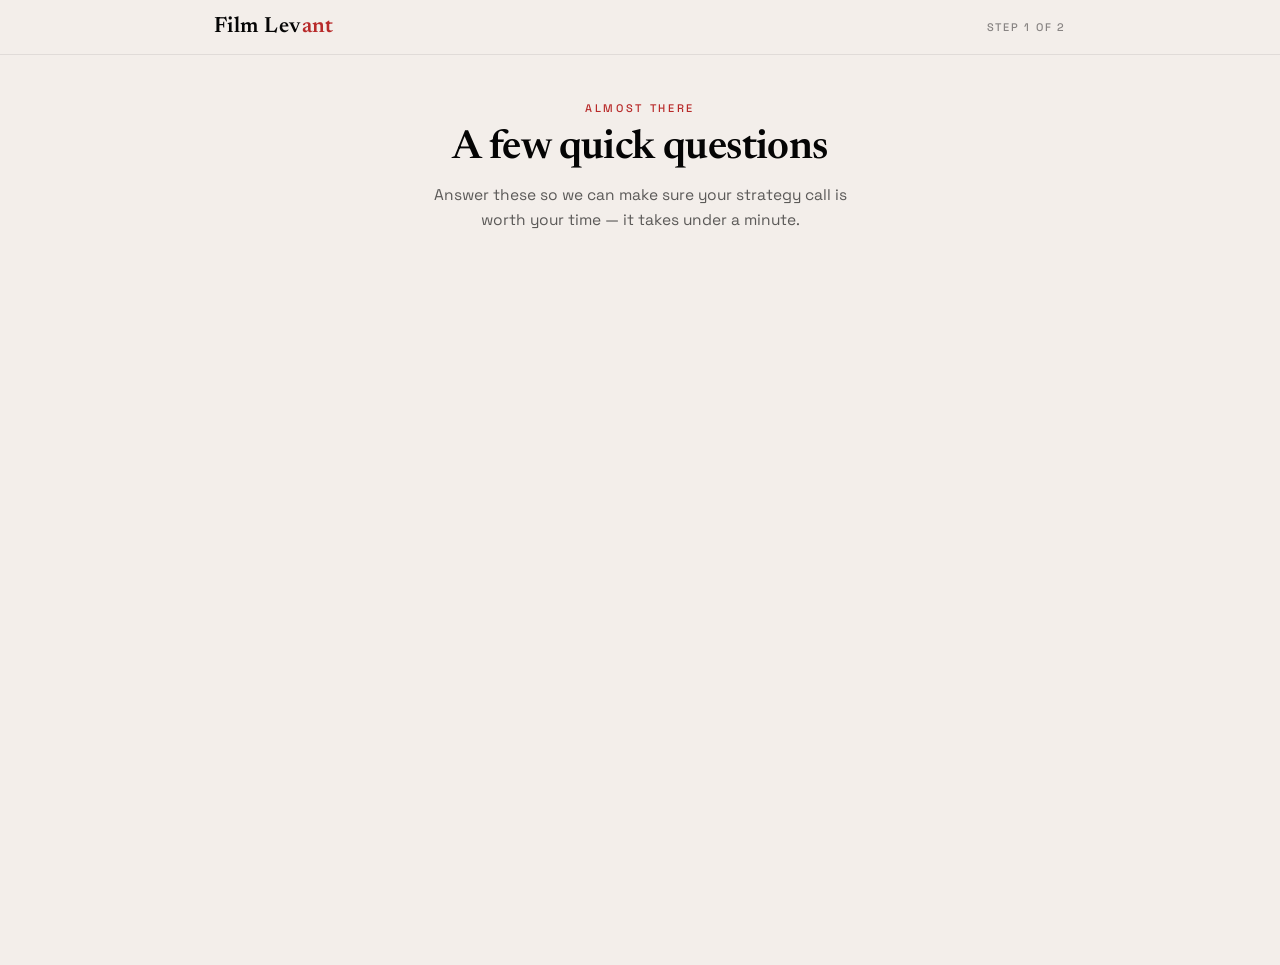
<file: apply.html>
<!DOCTYPE html>
<html lang="en">
<head>
<meta charset="UTF-8">
<meta name="viewport" content="width=device-width, initial-scale=1.0">

<script src="config.js"></script>
<!-- Google Tag Manager -->
<script>(function(){if(!window.GTM_ID)return;(function(w,d,s,l,i){w[l]=w[l]||[];
w[l].push({'gtm.start':new Date().getTime(),event:'gtm.js'});var f=d.getElementsByTagName(s)[0],
j=d.createElement(s),dl=l!='dataLayer'?'&l='+l:'';j.async=true;j.src=
'https://www.googletagmanager.com/gtm.js?id='+i+dl;f.parentNode.insertBefore(j,f);
})(window,document,'script','dataLayer',window.GTM_ID);})();</script>
<!-- Meta Pixel -->
<script>!function(f,b,e,v,n,t,s){if(f.fbq)return;n=f.fbq=function(){n.callMethod?
n.callMethod.apply(n,arguments):n.queue.push(arguments)};if(!f._fbq)f._fbq=n;n.push=n;
n.loaded=!0;n.version='2.0';n.queue=[];t=b.createElement(e);t.async=!0;t.src=v;
s=b.getElementsByTagName(e)[0];s.parentNode.insertBefore(t,s)}(window,document,'script',
'https://connect.facebook.net/en_US/fbevents.js');
if(window.SITE&&window.SITE.pixelId){fbq('init',window.SITE.pixelId);fbq('track','PageView');}</script>
<!-- Agenci.io External Tracking -->
<script>(function(){var t=window.SITE&&window.SITE.agenciTracking;if(!t||!t.id)return;
var s=document.createElement('script');s.async=true;s.src=t.src;
s.setAttribute('data-tracking-id',t.id);document.head.appendChild(s);})();</script>

<title>A few quick questions — Film Levant</title>
<link rel="icon" href="data:image/svg+xml,%3Csvg xmlns='http://www.w3.org/2000/svg' viewBox='0 0 100 100'%3E%3Crect width='100' height='100' rx='20' fill='%23050505'/%3E%3Ctext x='50' y='68' font-family='Georgia,serif' font-size='54' font-weight='700' fill='%23F3EEEA' text-anchor='middle'%3EF%3C/text%3E%3Ccircle cx='72' cy='30' r='7' fill='%23B82A2A'/%3E%3C/svg%3E">
<link rel="preconnect" href="https://fonts.googleapis.com">
<link rel="preconnect" href="https://fonts.gstatic.com" crossorigin>
<link href="https://fonts.googleapis.com/css2?family=Newsreader:ital,opsz,wght@0,6..72,400;0,6..72,500;0,6..72,600;0,6..72,700;1,6..72,500;1,6..72,600&family=Space+Grotesk:wght@400;500;600;700&display=swap" rel="stylesheet">
<style>
  :root{--bg:#F3EEEA;--ink:#050505;--accent:#B82A2A;--serif:'Newsreader',serif;--sans:'Space Grotesk',sans-serif}
  *{box-sizing:border-box}
  body{margin:0;min-height:100dvh;background:var(--bg);color:var(--ink);font-family:var(--sans);-webkit-font-smoothing:antialiased}
  ::selection{background:var(--accent);color:#fff}
  .accent{color:var(--accent)}
  .brand-bar{border-bottom:1px solid rgba(5,5,5,.08);background:rgba(243,238,234,.9);position:sticky;top:0;z-index:5;backdrop-filter:blur(8px)}
  .brand-bar__inner{max-width:900px;margin:0 auto;padding:16px 24px;display:flex;align-items:center;justify-content:space-between}
  .logo{font:600 22px/1 var(--serif);letter-spacing:.02em}
  .steplabel{font:500 11px/1 var(--sans);letter-spacing:.16em;text-transform:uppercase;color:rgba(5,5,5,.45)}
  main{max-width:760px;margin:0 auto;padding:48px 24px 64px}
  .intro{text-align:center;margin-bottom:28px}
  .eyebrow{font:500 11px/1 var(--sans);letter-spacing:.24em;text-transform:uppercase;color:var(--accent);margin-bottom:14px}
  h1{margin:0 0 12px;font:600 40px/1.08 var(--serif);letter-spacing:-.015em}
  .sub{margin:0 auto;max-width:460px;font:400 15.5px/1.6 var(--sans);color:rgba(5,5,5,.64)}
  .embed{background:transparent;border:none;border-radius:0;box-shadow:none;padding:0;overflow:hidden}
  iframe{display:block;width:100%;min-height:640px;border:none}
  @media(max-width:640px){h1{font-size:30px}main{padding:32px 16px 48px}}
</style>
</head>
<body>
  <header class="brand-bar">
    <div class="brand-bar__inner">
      <span class="logo">Film&nbsp;Lev<span class="accent">ant</span></span>
      <span class="steplabel">Step 1 of 2</span>
    </div>
  </header>

  <main>
    <div class="intro">
      <div class="eyebrow">Almost there</div>
      <h1>A few quick questions</h1>
      <p class="sub">Answer these so we can make sure your strategy call is worth your time — it takes under a minute.</p>
    </div>
    <div class="embed">
      <iframe id="amc7n127l5N9cjdACWRA" title="survey" scrolling="no" src="about:blank"></iframe>
    </div>
  </main>

  <script>
  (function () {
    var p = new URLSearchParams(location.search);
    var lead = {
      first_name: (p.get('first_name') || '').trim(),
      email: (p.get('email') || '').trim(),
      phone: (p.get('phone') || '').trim(),
      instagram: (p.get('instagram') || '').trim()
    };
    // stash for the calendar page (sticky contact carry-over)
    try { localStorage.setItem('fl_lead', JSON.stringify(lead)); } catch (e) {}

    // Prefill the Agenci survey. Standard fields work out of the box.
    // Instagram is a custom field — key from Agenci (Settings → Custom Fields).
    // "What best describes you" is asked inside the survey, so it's not prefilled.
    var CUSTOM_KEYS = { instagram: 'contact.your_instagram_account' };

    var qp = new URLSearchParams();
    if (lead.first_name) qp.set('first_name', lead.first_name);
    if (lead.email) qp.set('email', lead.email);
    if (lead.phone) qp.set('phone', lead.phone);
    if (CUSTOM_KEYS.instagram && lead.instagram) qp.set(CUSTOM_KEYS.instagram, lead.instagram);

    var base = 'https://api.filmlevant.com/widget/survey/amc7n127l5N9cjdACWRA';
    document.getElementById('amc7n127l5N9cjdACWRA').src = base + (qp.toString() ? ('?' + qp.toString()) : '');
  })();
  </script>
  <script src="https://api.filmlevant.com/js/form_embed.js"></script>
</body>
</html>
</file>
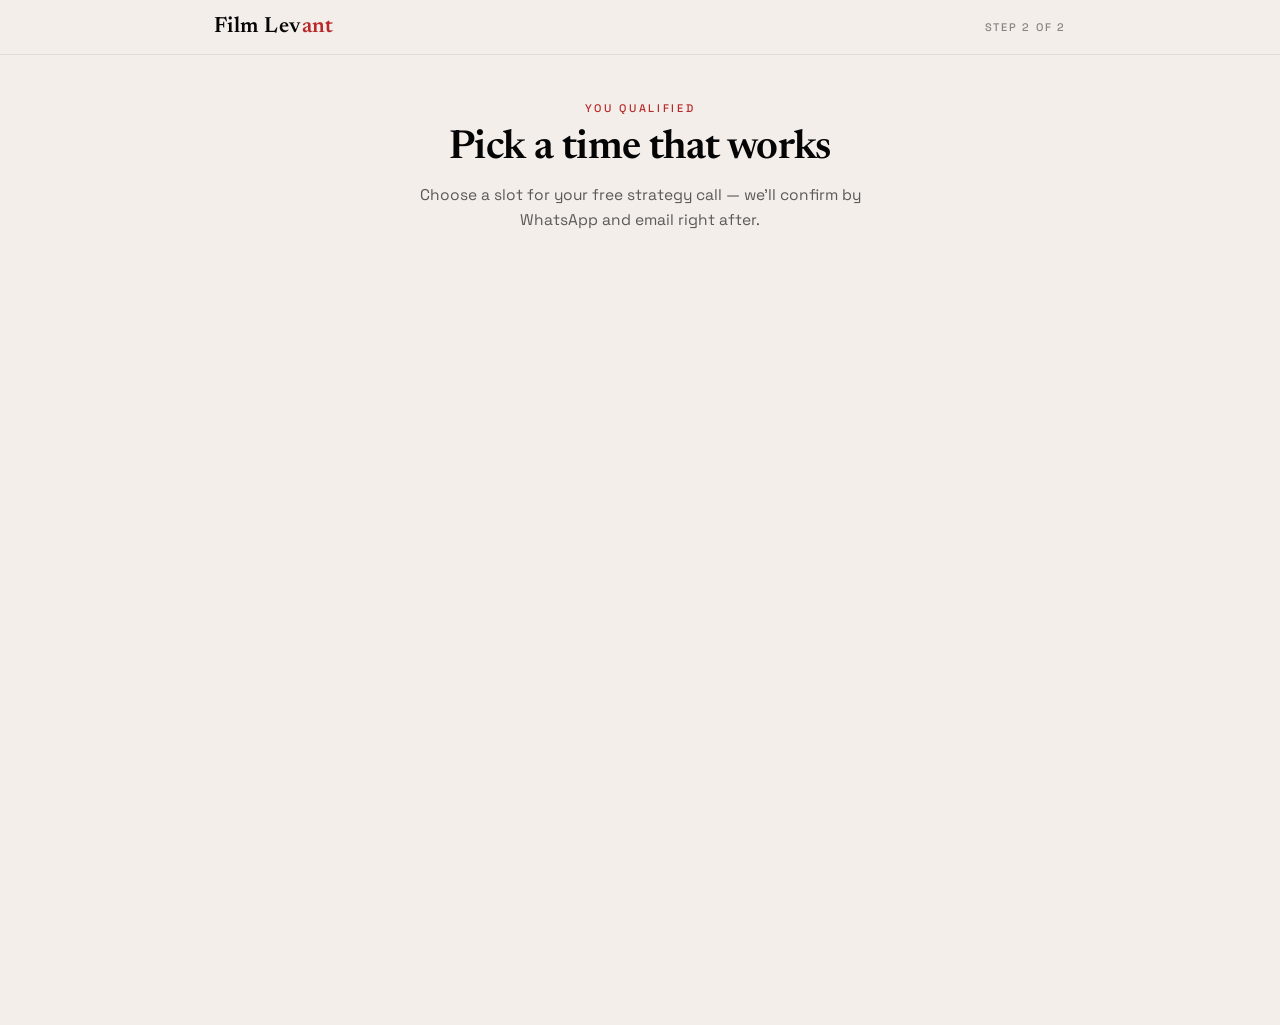
<file: calendar.html>
<!DOCTYPE html>
<html lang="en">
<head>
<meta charset="UTF-8">
<meta name="viewport" content="width=device-width, initial-scale=1.0">

<script src="config.js"></script>
<!-- Google Tag Manager -->
<script>(function(){if(!window.GTM_ID)return;(function(w,d,s,l,i){w[l]=w[l]||[];
w[l].push({'gtm.start':new Date().getTime(),event:'gtm.js'});var f=d.getElementsByTagName(s)[0],
j=d.createElement(s),dl=l!='dataLayer'?'&l='+l:'';j.async=true;j.src=
'https://www.googletagmanager.com/gtm.js?id='+i+dl;f.parentNode.insertBefore(j,f);
})(window,document,'script','dataLayer',window.GTM_ID);})();</script>
<!-- Meta Pixel -->
<script>!function(f,b,e,v,n,t,s){if(f.fbq)return;n=f.fbq=function(){n.callMethod?
n.callMethod.apply(n,arguments):n.queue.push(arguments)};if(!f._fbq)f._fbq=n;n.push=n;
n.loaded=!0;n.version='2.0';n.queue=[];t=b.createElement(e);t.async=!0;t.src=v;
s=b.getElementsByTagName(e)[0];s.parentNode.insertBefore(t,s)}(window,document,'script',
'https://connect.facebook.net/en_US/fbevents.js');
if(window.SITE&&window.SITE.pixelId){fbq('init',window.SITE.pixelId);fbq('track','PageView');}</script>
<!-- Agenci.io External Tracking -->
<script>(function(){var t=window.SITE&&window.SITE.agenciTracking;if(!t||!t.id)return;
var s=document.createElement('script');s.async=true;s.src=t.src;
s.setAttribute('data-tracking-id',t.id);document.head.appendChild(s);})();</script>

<title>Pick your time — Film Levant</title>
<link rel="icon" href="data:image/svg+xml,%3Csvg xmlns='http://www.w3.org/2000/svg' viewBox='0 0 100 100'%3E%3Crect width='100' height='100' rx='20' fill='%23050505'/%3E%3Ctext x='50' y='68' font-family='Georgia,serif' font-size='54' font-weight='700' fill='%23F3EEEA' text-anchor='middle'%3EF%3C/text%3E%3Ccircle cx='72' cy='30' r='7' fill='%23B82A2A'/%3E%3C/svg%3E">
<link rel="preconnect" href="https://fonts.googleapis.com">
<link rel="preconnect" href="https://fonts.gstatic.com" crossorigin>
<link href="https://fonts.googleapis.com/css2?family=Newsreader:ital,opsz,wght@0,6..72,400;0,6..72,500;0,6..72,600;0,6..72,700;1,6..72,500;1,6..72,600&family=Space+Grotesk:wght@400;500;600;700&display=swap" rel="stylesheet">
<style>
  :root{--bg:#F3EEEA;--ink:#050505;--accent:#B82A2A;--serif:'Newsreader',serif;--sans:'Space Grotesk',sans-serif}
  *{box-sizing:border-box}
  body{margin:0;min-height:100dvh;background:var(--bg);color:var(--ink);font-family:var(--sans);-webkit-font-smoothing:antialiased}
  ::selection{background:var(--accent);color:#fff}
  .accent{color:var(--accent)}
  .brand-bar{border-bottom:1px solid rgba(5,5,5,.08);background:rgba(243,238,234,.9);position:sticky;top:0;z-index:5;backdrop-filter:blur(8px)}
  .brand-bar__inner{max-width:900px;margin:0 auto;padding:16px 24px;display:flex;align-items:center;justify-content:space-between}
  .logo{font:600 22px/1 var(--serif);letter-spacing:.02em}
  .steplabel{font:500 11px/1 var(--sans);letter-spacing:.16em;text-transform:uppercase;color:rgba(5,5,5,.45)}
  main{max-width:820px;margin:0 auto;padding:48px 24px 64px}
  .intro{text-align:center;margin-bottom:28px}
  .eyebrow{font:500 11px/1 var(--sans);letter-spacing:.24em;text-transform:uppercase;color:var(--accent);margin-bottom:14px}
  h1{margin:0 0 12px;font:600 40px/1.08 var(--serif);letter-spacing:-.015em}
  .sub{margin:0 auto;max-width:480px;font:400 15.5px/1.6 var(--sans);color:rgba(5,5,5,.64)}
  .embed{background:transparent;border:none;border-radius:0;box-shadow:none;padding:0;overflow:hidden}
  iframe{display:block;width:100%;min-height:700px;border:none;overflow:hidden}
  @media(max-width:640px){h1{font-size:30px}main{padding:32px 16px 48px}}
</style>
</head>
<body>
  <header class="brand-bar">
    <div class="brand-bar__inner">
      <span class="logo">Film&nbsp;Lev<span class="accent">ant</span></span>
      <span class="steplabel">Step 2 of 2</span>
    </div>
  </header>

  <main>
    <div class="intro">
      <div class="eyebrow">You qualified</div>
      <h1>Pick a time that works</h1>
      <p class="sub">Choose a slot for your free strategy call — we'll confirm by WhatsApp and email right after.</p>
    </div>
    <div class="embed">
      <iframe id="dlKUo1XsSzumxeN8Lyo0_1784455917810" scrolling="no" src="about:blank"></iframe>
    </div>
  </main>

  <script>
  (function () {
    var lead = {};
    try { lead = JSON.parse(localStorage.getItem('fl_lead') || '{}'); } catch (e) { lead = {}; }

    var qp = new URLSearchParams();
    if (lead.first_name) qp.set('first_name', lead.first_name);
    if (lead.email) qp.set('email', lead.email);
    if (lead.phone) qp.set('phone', lead.phone);

    var base = 'https://api.filmlevant.com/widget/booking/dlKUo1XsSzumxeN8Lyo0';
    document.getElementById('dlKUo1XsSzumxeN8Lyo0_1784455917810').src = base + (qp.toString() ? ('?' + qp.toString()) : '');
  })();
  </script>
  <script src="https://api.filmlevant.com/js/form_embed.js" type="text/javascript"></script>
</body>
</html>
</file>
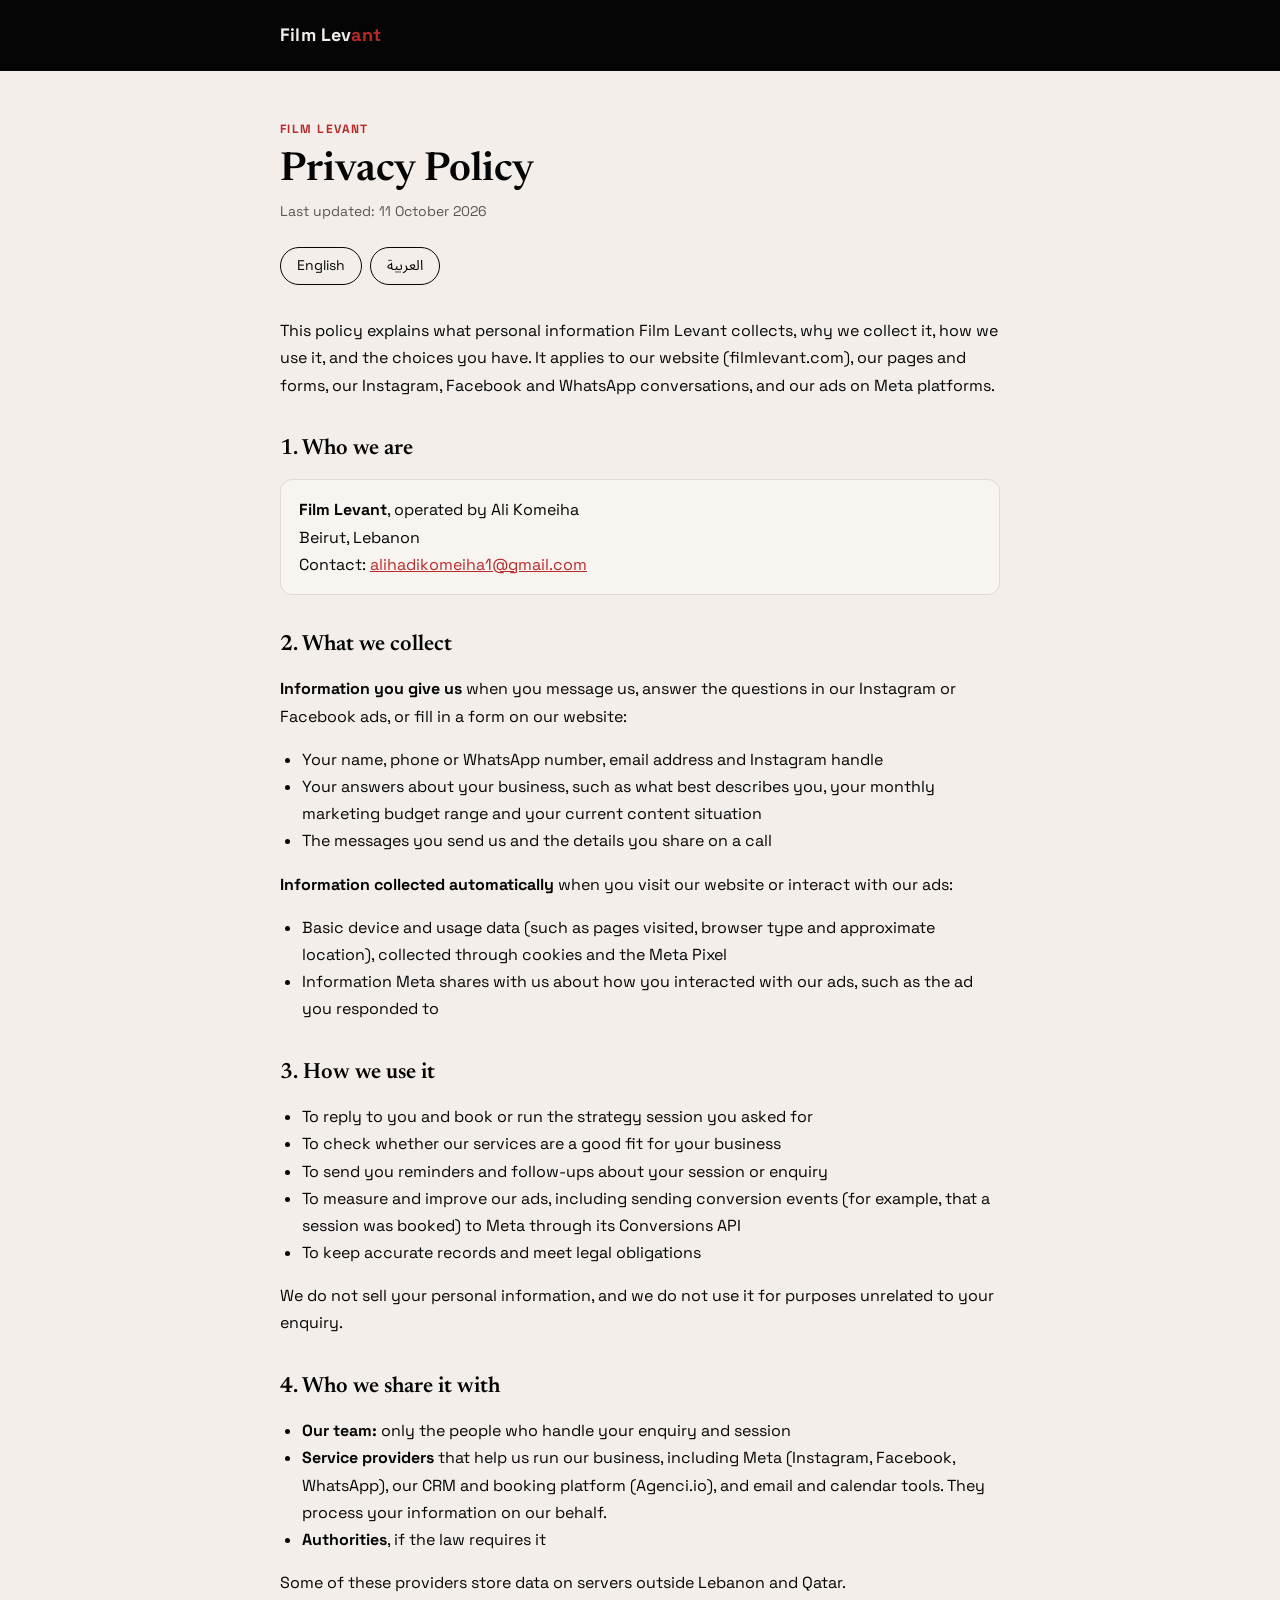
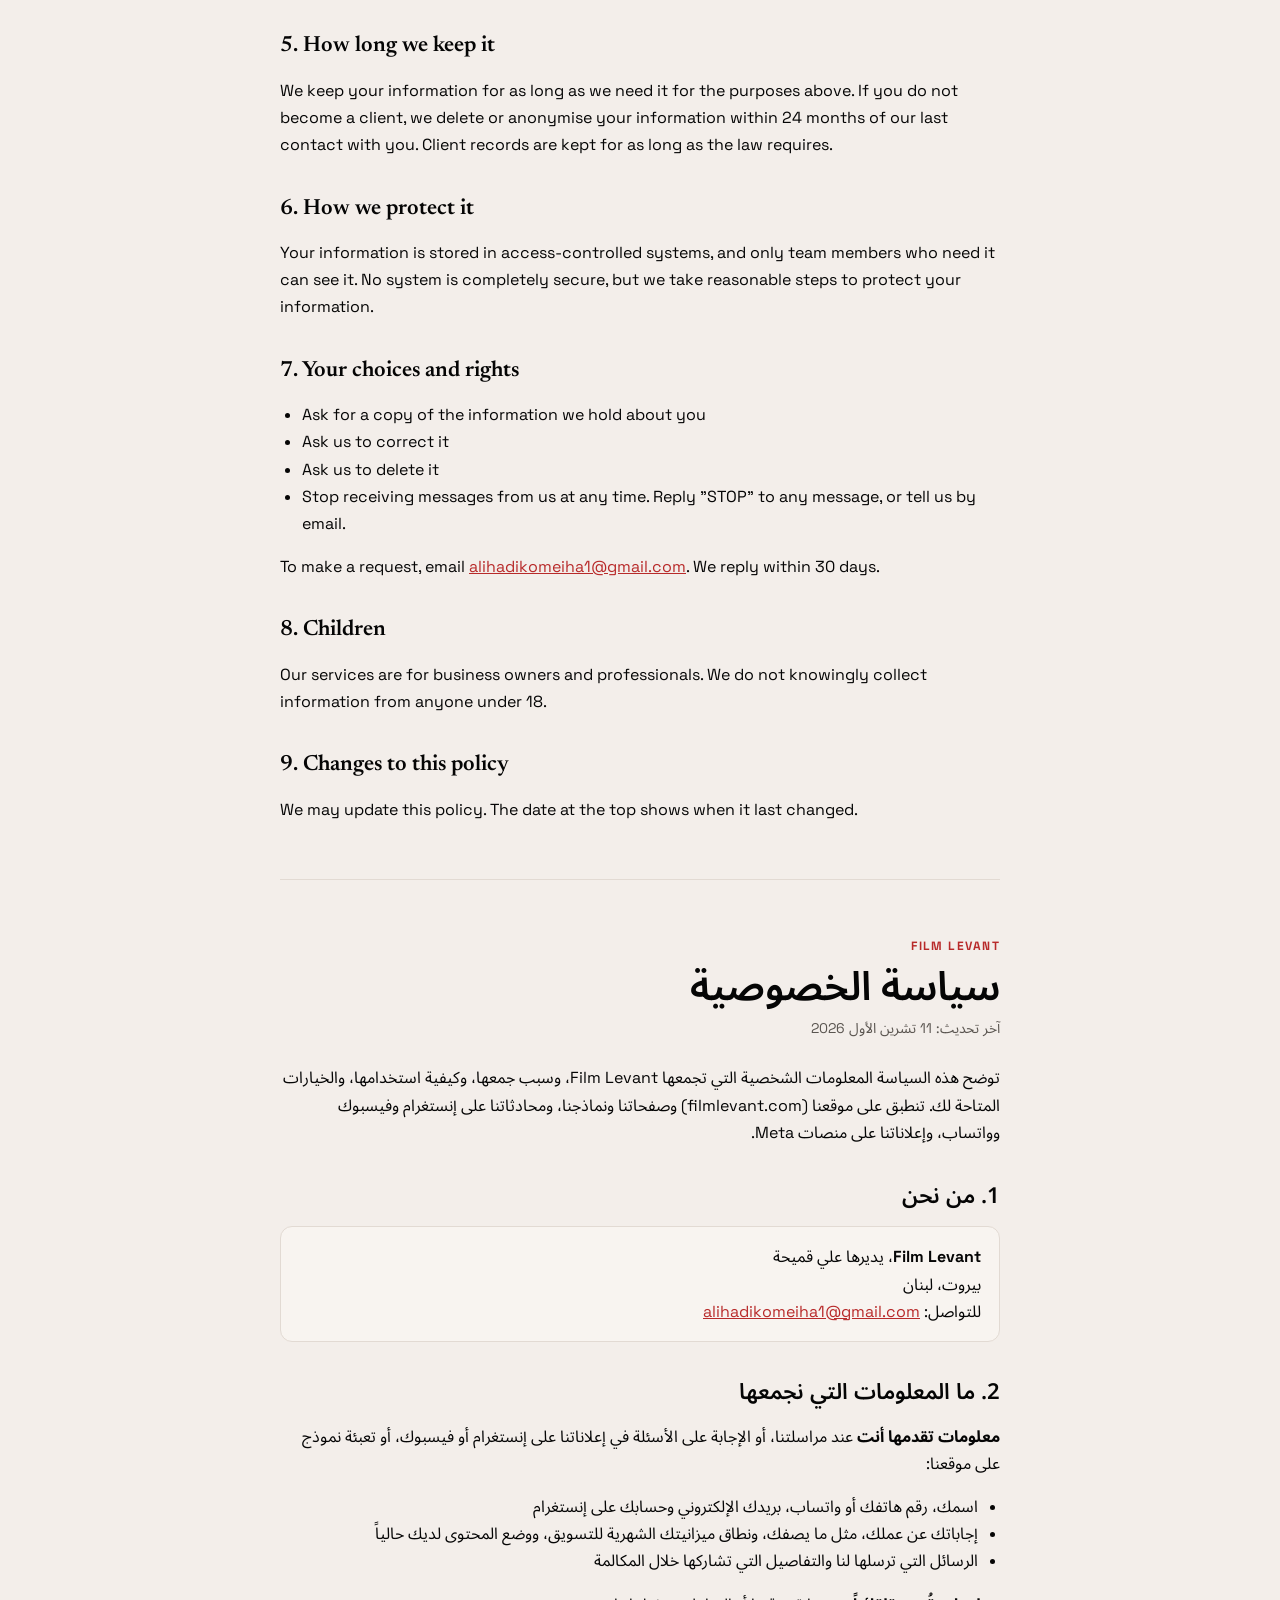
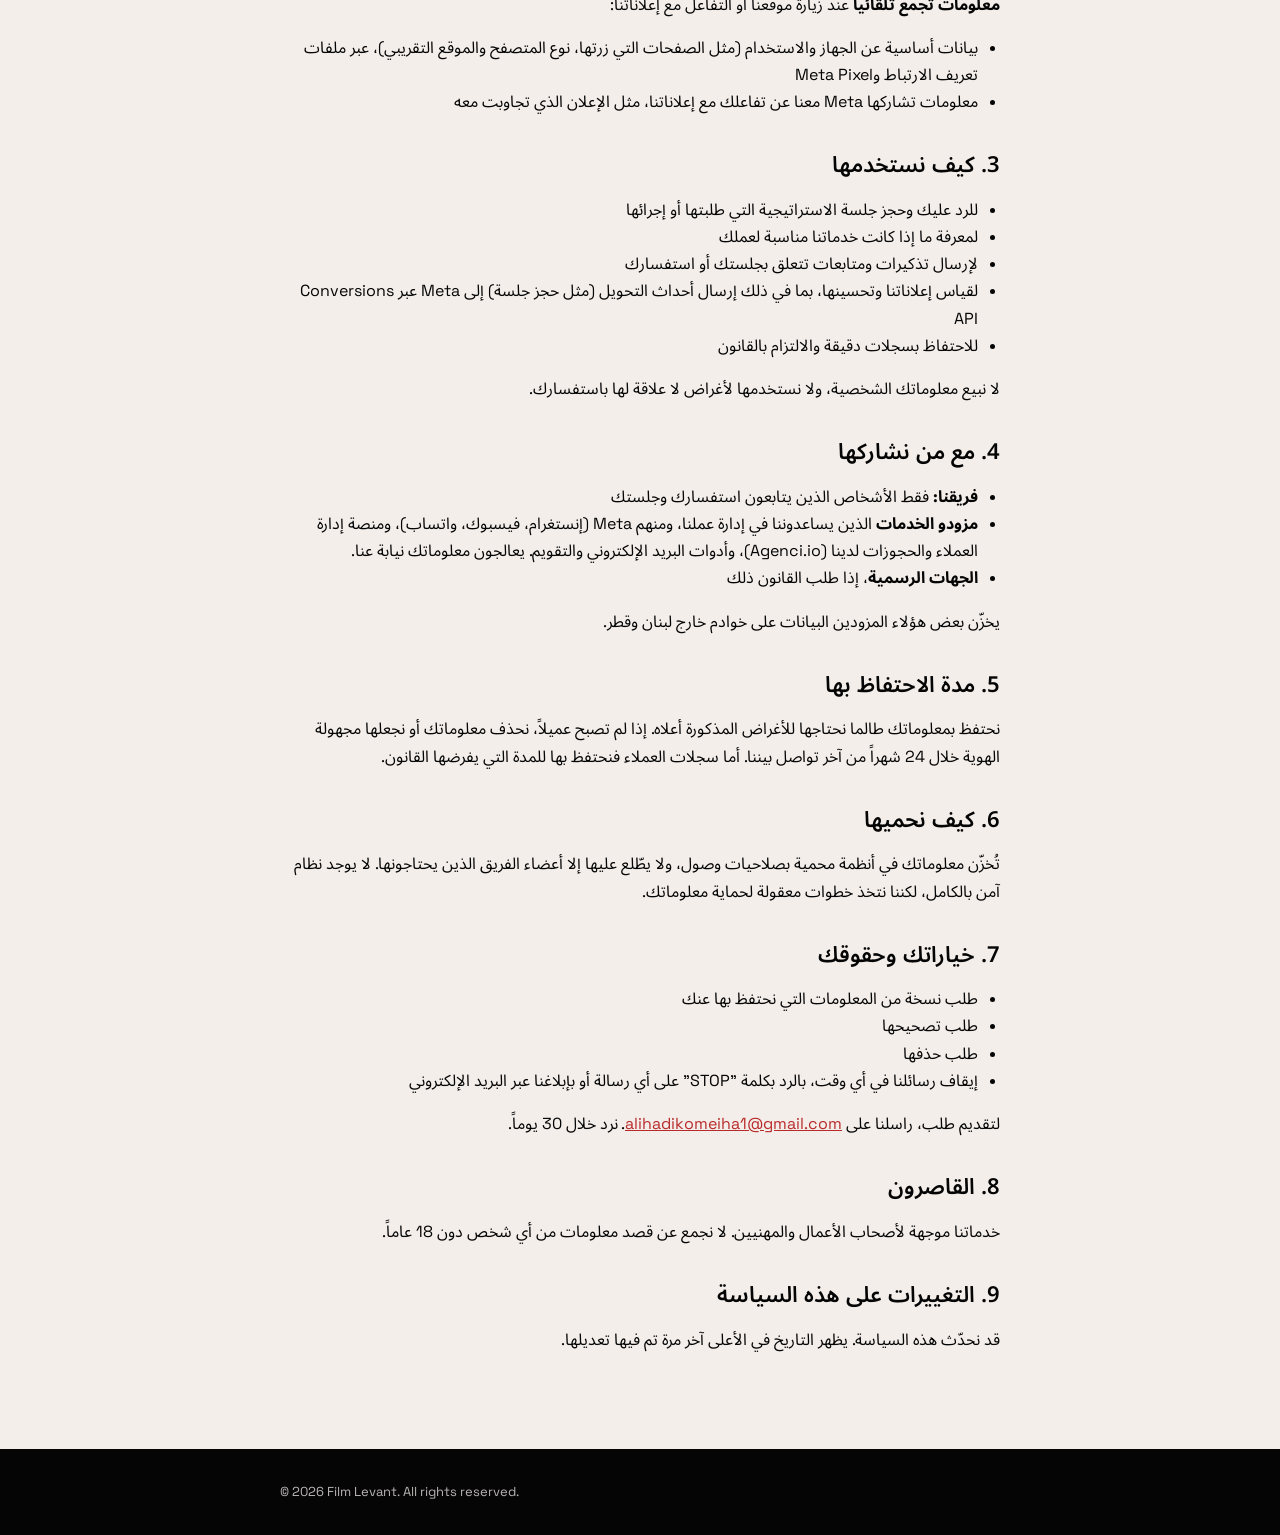
<file: privacy-policy.html>
<!DOCTYPE html>
<html lang="en">
<head>
<meta charset="UTF-8">
<meta name="viewport" content="width=device-width, initial-scale=1.0">
<title>Privacy Policy | Film Levant</title>
<meta name="description" content="How Film Levant collects, uses and protects your personal information.">
<link rel="icon" href="data:image/svg+xml,%3Csvg xmlns='http://www.w3.org/2000/svg' viewBox='0 0 100 100'%3E%3Crect width='100' height='100' rx='20' fill='%23050505'/%3E%3Ctext x='50' y='68' font-family='Georgia,serif' font-size='54' font-weight='700' fill='%23F3EEEA' text-anchor='middle'%3EF%3C/text%3E%3Ccircle cx='72' cy='30' r='7' fill='%23B82A2A'/%3E%3C/svg%3E">
<link rel="preconnect" href="https://fonts.googleapis.com">
<link rel="preconnect" href="https://fonts.gstatic.com" crossorigin>
<link href="https://fonts.googleapis.com/css2?family=Newsreader:opsz,wght@6..72,500;6..72,600&family=Space+Grotesk:wght@400;500;700&family=Noto+Sans+Arabic:wght@400;600&display=swap" rel="stylesheet">
<style>
  :root{--ink:#050505;--paper:#F3EEEA;--card:#F8F4F0;--accent:#B82A2A;--muted:#5a5550;--line:#e2dad3}
  *{box-sizing:border-box}
  body{margin:0;background:var(--paper);color:var(--ink);font:16px/1.7 'Space Grotesk','Noto Sans Arabic',sans-serif}
  .top{background:var(--ink);color:var(--paper)}
  .top a{color:var(--paper);text-decoration:none;font:700 18px/1 'Space Grotesk',sans-serif;letter-spacing:.01em}
  .top a span{color:var(--accent)}
  .top .inner,.wrap{max-width:760px;margin:0 auto;padding-left:20px;padding-right:20px}
  .top .inner{padding-top:22px;padding-bottom:22px}
  .wrap{padding-top:48px;padding-bottom:80px}
  .brand{font-weight:700;letter-spacing:.12em;text-transform:uppercase;font-size:12px;color:var(--accent)}
  h1{font:600 40px/1.15 'Newsreader',serif;margin:8px 0 6px}
  [dir="rtl"] h1,[dir="rtl"] h2{font-family:'Noto Sans Arabic',sans-serif}
  .updated{color:var(--muted);font-size:14px;margin:0 0 24px}
  .toggle{display:flex;gap:8px;margin:0 0 32px}
  .toggle a{border:1px solid var(--ink);border-radius:999px;padding:6px 16px;text-decoration:none;color:var(--ink);font-size:14px}
  h2{font:600 22px/1.3 'Newsreader',serif;margin:36px 0 8px}
  ul{padding-inline-start:22px}
  a{color:var(--accent)}
  hr{border:0;border-top:1px solid var(--line);margin:56px 0}
  [dir="rtl"]{text-align:right}
  .box{background:var(--card);border:1px solid var(--line);border-radius:12px;padding:16px 18px;margin:16px 0}
  footer{background:var(--ink);color:rgba(245,240,240,.75);font-size:13px}
  footer .wrap{padding-top:32px;padding-bottom:32px}
  @media (max-width:520px){h1{font-size:32px}}
</style>
</head>
<body>
<header class="top"><div class="inner"><a href="/">Film Lev<span>ant</span></a></div></header>
<main class="wrap">

<section id="en" lang="en" dir="ltr">
  <div class="brand">Film Levant</div>
  <h1>Privacy Policy</h1>
  <p class="updated">Last updated: 11 October 2026</p>
  <div class="toggle"><a href="#en">English</a><a href="#ar">العربية</a></div>

  <p>This policy explains what personal information Film Levant collects, why we collect it, how we use it, and the choices you have. It applies to our website (filmlevant.com), our pages and forms, our Instagram, Facebook and WhatsApp conversations, and our ads on Meta platforms.</p>

  <h2>1. Who we are</h2>
  <div class="box">
    <strong>Film Levant</strong>, operated by Ali Komeiha<br>
    Beirut, Lebanon<br>
    Contact: <a href="mailto:alihadikomeiha1@gmail.com">alihadikomeiha1@gmail.com</a>
  </div>

  <h2>2. What we collect</h2>
  <p><strong>Information you give us</strong> when you message us, answer the questions in our Instagram or Facebook ads, or fill in a form on our website:</p>
  <ul>
    <li>Your name, phone or WhatsApp number, email address and Instagram handle</li>
    <li>Your answers about your business, such as what best describes you, your monthly marketing budget range and your current content situation</li>
    <li>The messages you send us and the details you share on a call</li>
  </ul>
  <p><strong>Information collected automatically</strong> when you visit our website or interact with our ads:</p>
  <ul>
    <li>Basic device and usage data (such as pages visited, browser type and approximate location), collected through cookies and the Meta Pixel</li>
    <li>Information Meta shares with us about how you interacted with our ads, such as the ad you responded to</li>
  </ul>

  <h2>3. How we use it</h2>
  <ul>
    <li>To reply to you and book or run the strategy session you asked for</li>
    <li>To check whether our services are a good fit for your business</li>
    <li>To send you reminders and follow-ups about your session or enquiry</li>
    <li>To measure and improve our ads, including sending conversion events (for example, that a session was booked) to Meta through its Conversions API</li>
    <li>To keep accurate records and meet legal obligations</li>
  </ul>
  <p>We do not sell your personal information, and we do not use it for purposes unrelated to your enquiry.</p>

  <h2>4. Who we share it with</h2>
  <ul>
    <li><strong>Our team:</strong> only the people who handle your enquiry and session</li>
    <li><strong>Service providers</strong> that help us run our business, including Meta (Instagram, Facebook, WhatsApp), our CRM and booking platform (Agenci.io), and email and calendar tools. They process your information on our behalf.</li>
    <li><strong>Authorities</strong>, if the law requires it</li>
  </ul>
  <p>Some of these providers store data on servers outside Lebanon and Qatar.</p>

  <h2>5. How long we keep it</h2>
  <p>We keep your information for as long as we need it for the purposes above. If you do not become a client, we delete or anonymise your information within 24 months of our last contact with you. Client records are kept for as long as the law requires.</p>

  <h2>6. How we protect it</h2>
  <p>Your information is stored in access-controlled systems, and only team members who need it can see it. No system is completely secure, but we take reasonable steps to protect your information.</p>

  <h2>7. Your choices and rights</h2>
  <ul>
    <li>Ask for a copy of the information we hold about you</li>
    <li>Ask us to correct it</li>
    <li>Ask us to delete it</li>
    <li>Stop receiving messages from us at any time. Reply "STOP" to any message, or tell us by email.</li>
  </ul>
  <p>To make a request, email <a href="mailto:alihadikomeiha1@gmail.com">alihadikomeiha1@gmail.com</a>. We reply within 30 days.</p>

  <h2>8. Children</h2>
  <p>Our services are for business owners and professionals. We do not knowingly collect information from anyone under 18.</p>

  <h2>9. Changes to this policy</h2>
  <p>We may update this policy. The date at the top shows when it last changed.</p>
</section>

<hr>

<section id="ar" lang="ar" dir="rtl">
  <div class="brand">Film Levant</div>
  <h1>سياسة الخصوصية</h1>
  <p class="updated">آخر تحديث: 11 تشرين الأول 2026</p>

  <p>توضح هذه السياسة المعلومات الشخصية التي تجمعها Film Levant، وسبب جمعها، وكيفية استخدامها، والخيارات المتاحة لك. تنطبق على موقعنا (filmlevant.com) وصفحاتنا ونماذجنا، ومحادثاتنا على إنستغرام وفيسبوك وواتساب، وإعلاناتنا على منصات Meta.</p>

  <h2>1. من نحن</h2>
  <div class="box">
    <strong>Film Levant</strong>، يديرها علي قميحة<br>
    بيروت، لبنان<br>
    للتواصل: <a href="mailto:alihadikomeiha1@gmail.com">alihadikomeiha1@gmail.com</a>
  </div>

  <h2>2. ما المعلومات التي نجمعها</h2>
  <p><strong>معلومات تقدمها أنت</strong> عند مراسلتنا، أو الإجابة على الأسئلة في إعلاناتنا على إنستغرام أو فيسبوك، أو تعبئة نموذج على موقعنا:</p>
  <ul>
    <li>اسمك، رقم هاتفك أو واتساب، بريدك الإلكتروني وحسابك على إنستغرام</li>
    <li>إجاباتك عن عملك، مثل ما يصفك، ونطاق ميزانيتك الشهرية للتسويق، ووضع المحتوى لديك حالياً</li>
    <li>الرسائل التي ترسلها لنا والتفاصيل التي تشاركها خلال المكالمة</li>
  </ul>
  <p><strong>معلومات تُجمع تلقائياً</strong> عند زيارة موقعنا أو التفاعل مع إعلاناتنا:</p>
  <ul>
    <li>بيانات أساسية عن الجهاز والاستخدام (مثل الصفحات التي زرتها، نوع المتصفح والموقع التقريبي)، عبر ملفات تعريف الارتباط وMeta Pixel</li>
    <li>معلومات تشاركها Meta معنا عن تفاعلك مع إعلاناتنا، مثل الإعلان الذي تجاوبت معه</li>
  </ul>

  <h2>3. كيف نستخدمها</h2>
  <ul>
    <li>للرد عليك وحجز جلسة الاستراتيجية التي طلبتها أو إجرائها</li>
    <li>لمعرفة ما إذا كانت خدماتنا مناسبة لعملك</li>
    <li>لإرسال تذكيرات ومتابعات تتعلق بجلستك أو استفسارك</li>
    <li>لقياس إعلاناتنا وتحسينها، بما في ذلك إرسال أحداث التحويل (مثل حجز جلسة) إلى Meta عبر Conversions API</li>
    <li>للاحتفاظ بسجلات دقيقة والالتزام بالقانون</li>
  </ul>
  <p>لا نبيع معلوماتك الشخصية، ولا نستخدمها لأغراض لا علاقة لها باستفسارك.</p>

  <h2>4. مع من نشاركها</h2>
  <ul>
    <li><strong>فريقنا:</strong> فقط الأشخاص الذين يتابعون استفسارك وجلستك</li>
    <li><strong>مزودو الخدمات</strong> الذين يساعدوننا في إدارة عملنا، ومنهم Meta (إنستغرام، فيسبوك، واتساب)، ومنصة إدارة العملاء والحجوزات لدينا (Agenci.io)، وأدوات البريد الإلكتروني والتقويم. يعالجون معلوماتك نيابة عنا.</li>
    <li><strong>الجهات الرسمية</strong>، إذا طلب القانون ذلك</li>
  </ul>
  <p>يخزّن بعض هؤلاء المزودين البيانات على خوادم خارج لبنان وقطر.</p>

  <h2>5. مدة الاحتفاظ بها</h2>
  <p>نحتفظ بمعلوماتك طالما نحتاجها للأغراض المذكورة أعلاه. إذا لم تصبح عميلاً، نحذف معلوماتك أو نجعلها مجهولة الهوية خلال 24 شهراً من آخر تواصل بيننا. أما سجلات العملاء فنحتفظ بها للمدة التي يفرضها القانون.</p>

  <h2>6. كيف نحميها</h2>
  <p>تُخزّن معلوماتك في أنظمة محمية بصلاحيات وصول، ولا يطّلع عليها إلا أعضاء الفريق الذين يحتاجونها. لا يوجد نظام آمن بالكامل، لكننا نتخذ خطوات معقولة لحماية معلوماتك.</p>

  <h2>7. خياراتك وحقوقك</h2>
  <ul>
    <li>طلب نسخة من المعلومات التي نحتفظ بها عنك</li>
    <li>طلب تصحيحها</li>
    <li>طلب حذفها</li>
    <li>إيقاف رسائلنا في أي وقت، بالرد بكلمة "STOP" على أي رسالة أو بإبلاغنا عبر البريد الإلكتروني</li>
  </ul>
  <p>لتقديم طلب، راسلنا على <a href="mailto:alihadikomeiha1@gmail.com">alihadikomeiha1@gmail.com</a>. نرد خلال 30 يوماً.</p>

  <h2>8. القاصرون</h2>
  <p>خدماتنا موجهة لأصحاب الأعمال والمهنيين. لا نجمع عن قصد معلومات من أي شخص دون 18 عاماً.</p>

  <h2>9. التغييرات على هذه السياسة</h2>
  <p>قد نحدّث هذه السياسة. يظهر التاريخ في الأعلى آخر مرة تم فيها تعديلها.</p>
</section>

</main>
<footer><div class="wrap">© 2026 Film Levant. All rights reserved.</div></footer>
</body>
</html>
</file>
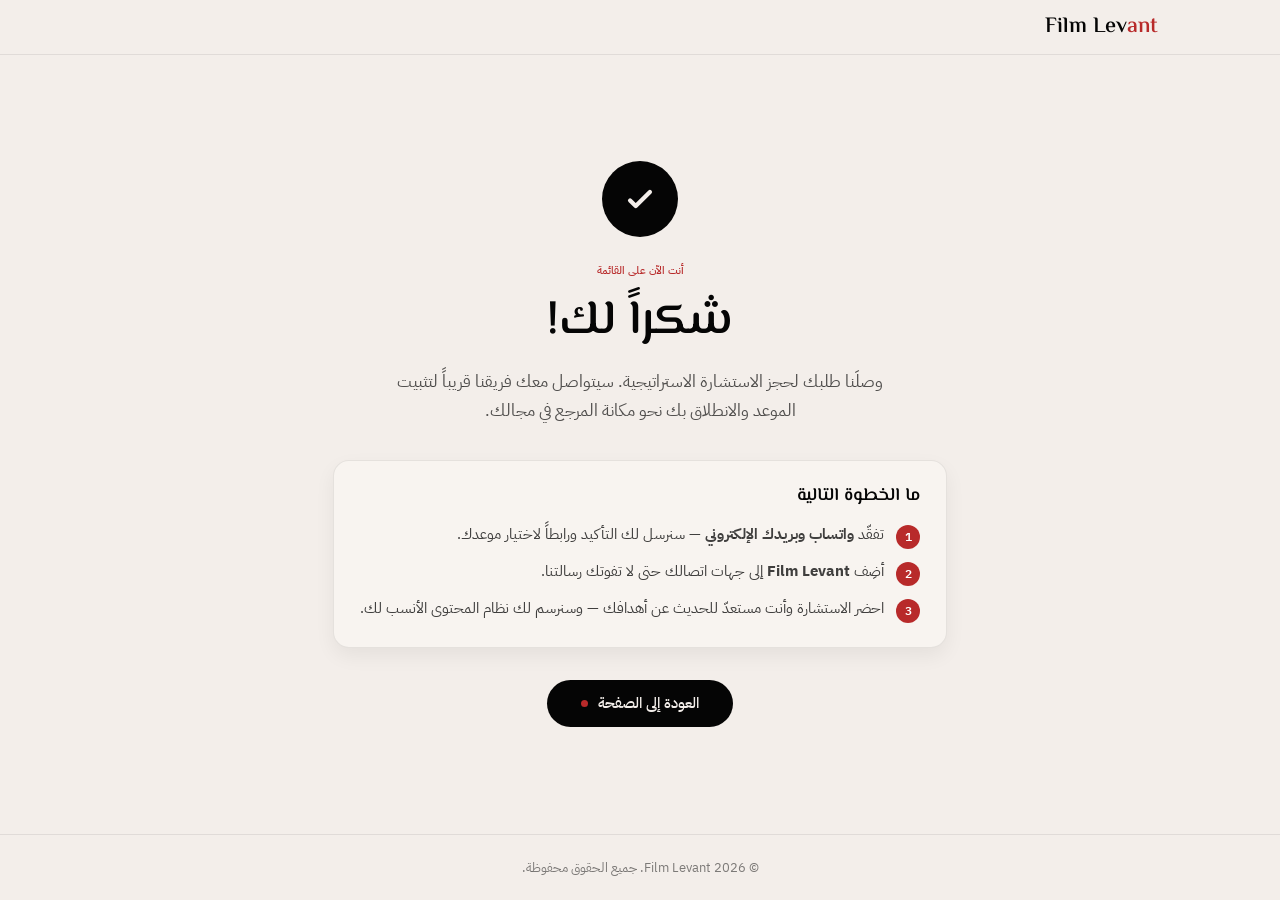
<file: thank-you.html>
<!DOCTYPE html>
<html lang="ar" dir="rtl">
<head>
<meta charset="UTF-8">
<meta name="viewport" content="width=device-width, initial-scale=1.0">

<!-- Same shared config -->
<script src="config.js"></script>

<!-- Google Tag Manager -->
<script>(function(){if(!window.GTM_ID)return;(function(w,d,s,l,i){w[l]=w[l]||[];
w[l].push({'gtm.start':new Date().getTime(),event:'gtm.js'});var f=d.getElementsByTagName(s)[0],
j=d.createElement(s),dl=l!='dataLayer'?'&l='+l:'';j.async=true;j.src=
'https://www.googletagmanager.com/gtm.js?id='+i+dl;f.parentNode.insertBefore(j,f);
})(window,document,'script','dataLayer',window.GTM_ID);})();</script>
<!-- End Google Tag Manager -->

<!-- Meta Pixel — PageView + the confirmed Lead conversion -->
<script>!function(f,b,e,v,n,t,s){if(f.fbq)return;n=f.fbq=function(){n.callMethod?
n.callMethod.apply(n,arguments):n.queue.push(arguments)};if(!f._fbq)f._fbq=n;n.push=n;
n.loaded=!0;n.version='2.0';n.queue=[];t=b.createElement(e);t.async=!0;t.src=v;
s=b.getElementsByTagName(e)[0];s.parentNode.insertBefore(t,s)}(window,document,'script',
'https://connect.facebook.net/en_US/fbevents.js');
if(window.SITE&&window.SITE.pixelId){fbq('init',window.SITE.pixelId);fbq('track','PageView');fbq('track','Lead');}</script>
<!-- End Meta Pixel -->

<!-- Agenci.io External Tracking -->
<script>(function(){var t=window.SITE&&window.SITE.agenciTracking;if(!t||!t.id)return;
var s=document.createElement('script');s.async=true;s.src=t.src;
s.setAttribute('data-tracking-id',t.id);document.head.appendChild(s);})();</script>

<!-- Confirmed-lead event for GTM triggers -->
<script>(window.dataLayer=window.dataLayer||[]).push({event:'lead_confirmed'});</script>

<title>تمّ الحجز — Film Levant</title>
<link rel="icon" href="data:image/svg+xml,%3Csvg xmlns='http://www.w3.org/2000/svg' viewBox='0 0 100 100'%3E%3Crect width='100' height='100' rx='20' fill='%23050505'/%3E%3Ctext x='50' y='68' font-family='Georgia,serif' font-size='54' font-weight='700' fill='%23F3EEEA' text-anchor='middle'%3EF%3C/text%3E%3Ccircle cx='72' cy='30' r='7' fill='%23B82A2A'/%3E%3C/svg%3E">
<link rel="preconnect" href="https://fonts.googleapis.com">
<link rel="preconnect" href="https://fonts.gstatic.com" crossorigin>
<link href="https://fonts.googleapis.com/css2?family=El+Messiri:wght@500;600;700&family=IBM+Plex+Sans+Arabic:wght@400;500;600;700&display=swap" rel="stylesheet">
<style>
  :root{--bg:#F3EEEA;--ink:#050505;--accent:#B82A2A;--card:#F8F4F0;--serif:'El Messiri',serif;--sans:'IBM Plex Sans Arabic',sans-serif}
  *{box-sizing:border-box;letter-spacing:normal !important}
  h1{line-height:1.25 !important}
  body{margin:0;min-height:100dvh;background:var(--bg);color:var(--ink);font-family:var(--sans);-webkit-font-smoothing:antialiased;display:flex;flex-direction:column}
  ::selection{background:var(--accent);color:#fff}
  a{text-decoration:none}
  .accent{color:var(--accent)}
  .brand-bar{border-bottom:1px solid rgba(5,5,5,.08)}
  .brand-bar__inner{max-width:1100px;margin:0 auto;padding:16px 32px;display:flex;align-items:center;justify-content:space-between}
  .logo{font:600 22px/1 var(--serif);letter-spacing:.02em}
  .main{flex:1;display:flex;align-items:center;justify-content:center;padding:64px 32px}
  .card{max-width:620px;text-align:center}
  .check{width:76px;height:76px;margin:0 auto 28px;border-radius:50%;background:var(--ink);display:flex;align-items:center;justify-content:center}
  .check svg{width:34px;height:34px}
  .eyebrow{font:500 11px/1 var(--sans);letter-spacing:.24em;text-transform:uppercase;color:var(--accent);margin-bottom:16px}
  h1{margin:0 0 16px;font:600 48px/1.06 var(--serif);letter-spacing:-.015em}
  .lede{margin:0 auto 34px;max-width:520px;font:400 17px/1.7 var(--sans);color:rgba(5,5,5,.68)}
  .steps{text-align:right;background:var(--card);border:1px solid rgba(5,5,5,.08);border-radius:16px;padding:24px 26px;box-shadow:0 8px 20px rgba(5,5,5,.06);margin-bottom:32px}
  .steps h2{margin:0 0 16px;font:600 18px/1.3 var(--serif)}
  .steps ul{margin:0;padding:0;list-style:none;display:flex;flex-direction:column;gap:12px}
  .steps li{display:flex;gap:12px;align-items:flex-start;font:400 14.5px/1.5 var(--sans);color:rgba(5,5,5,.76)}
  .steps .n{flex:none;width:24px;height:24px;border-radius:50%;background:var(--accent);color:#fff;display:flex;align-items:center;justify-content:center;font:600 12px/1 var(--sans);margin-top:1px}
  .btn{display:inline-flex;align-items:center;gap:10px;padding:16px 34px;background:var(--ink);color:var(--bg);font:500 15px/1 var(--sans);letter-spacing:.02em;border-radius:999px}
  .dot{width:7px;height:7px;border-radius:50%;background:var(--accent)}
  .footer{border-top:1px solid rgba(5,5,5,.08);text-align:center;padding:24px;font:400 12.5px/1.4 var(--sans);color:rgba(5,5,5,.5)}
  @media(max-width:640px){h1{font-size:34px}.main{padding:44px 22px}}
</style>
</head>
<body>
  <header class="brand-bar">
    <div class="brand-bar__inner">
      <span class="logo">Film&nbsp;Lev<span class="accent">ant</span></span>
    </div>
  </header>

  <main class="main">
    <div class="card">
      <div class="check" aria-hidden="true">
        <svg viewBox="0 0 24 24" fill="none" stroke="#F3EEEA" stroke-width="3" stroke-linecap="round" stroke-linejoin="round"><path d="M5 13l4 4L19 7"/></svg>
      </div>
      <div class="eyebrow">أنت الآن على القائمة</div>
      <h1 id="greeting">شكراً لك!</h1>
      <p class="lede">وصلَنا طلبك لحجز الاستشارة الاستراتيجية. سيتواصل معك فريقنا قريباً لتثبيت الموعد والانطلاق بك نحو مكانة المرجع في مجالك.</p>

      <div class="steps">
        <h2>ما الخطوة التالية</h2>
        <ul>
          <li><span class="n">1</span><span>تفقّد <strong>واتساب وبريدك الإلكتروني</strong> — سنرسل لك التأكيد ورابطاً لاختيار موعدك.</span></li>
          <li><span class="n">2</span><span>أضِف <strong>Film Levant</strong> إلى جهات اتصالك حتى لا تفوتك رسالتنا.</span></li>
          <li><span class="n">3</span><span>احضر الاستشارة وأنت مستعدّ للحديث عن أهدافك — وسنرسم لك نظام المحتوى الأنسب لك.</span></li>
        </ul>
      </div>

      <a class="btn" href="/">العودة إلى الصفحة<span class="dot"></span></a>
    </div>
  </main>

  <footer class="footer">© 2026 Film Levant. جميع الحقوق محفوظة.</footer>

  <script>
    (function () {
      var params = new URLSearchParams(location.search);
      var name = (params.get('name') || '').trim();
      if (name) {
        // basic sanitisation — text only
        name = name.replace(/[<>]/g, '').slice(0, 40);
        document.getElementById('greeting').textContent = 'شكراً لك يا ' + name + '!';
        document.title = 'شكراً لك يا ' + name + ' — Film Levant';
      }
    })();
  </script>
</body>
</html>
</file>
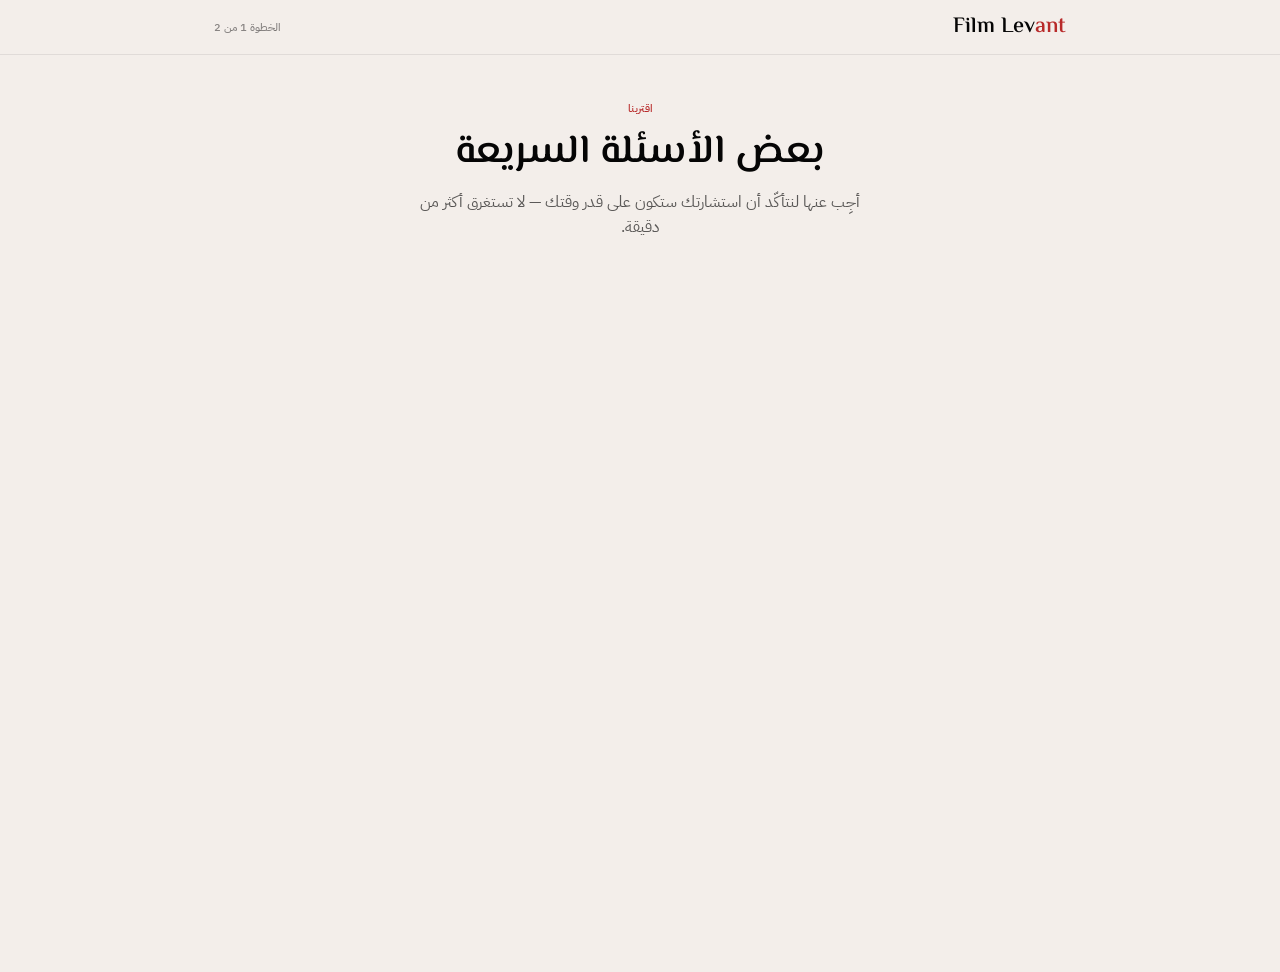
<file: ar/apply.html>
<!DOCTYPE html>
<html lang="ar" dir="rtl">
<head>
<meta charset="UTF-8">
<meta name="viewport" content="width=device-width, initial-scale=1.0">

<script src="/config.js"></script>
<!-- Google Tag Manager -->
<script>(function(){if(!window.GTM_ID)return;(function(w,d,s,l,i){w[l]=w[l]||[];
w[l].push({'gtm.start':new Date().getTime(),event:'gtm.js'});var f=d.getElementsByTagName(s)[0],
j=d.createElement(s),dl=l!='dataLayer'?'&l='+l:'';j.async=true;j.src=
'https://www.googletagmanager.com/gtm.js?id='+i+dl;f.parentNode.insertBefore(j,f);
})(window,document,'script','dataLayer',window.GTM_ID);})();</script>
<!-- Meta Pixel -->
<script>!function(f,b,e,v,n,t,s){if(f.fbq)return;n=f.fbq=function(){n.callMethod?
n.callMethod.apply(n,arguments):n.queue.push(arguments)};if(!f._fbq)f._fbq=n;n.push=n;
n.loaded=!0;n.version='2.0';n.queue=[];t=b.createElement(e);t.async=!0;t.src=v;
s=b.getElementsByTagName(e)[0];s.parentNode.insertBefore(t,s)}(window,document,'script',
'https://connect.facebook.net/en_US/fbevents.js');
if(window.SITE&&window.SITE.pixelId){fbq('init',window.SITE.pixelId);fbq('track','PageView');}</script>
<!-- Agenci.io External Tracking -->
<script>(function(){var t=window.SITE&&window.SITE.agenciTracking;if(!t||!t.id)return;
var s=document.createElement('script');s.async=true;s.src=t.src;
s.setAttribute('data-tracking-id',t.id);document.head.appendChild(s);})();</script>

<title>أسئلة سريعة — Film Levant</title>
<link rel="icon" href="data:image/svg+xml,%3Csvg xmlns='http://www.w3.org/2000/svg' viewBox='0 0 100 100'%3E%3Crect width='100' height='100' rx='20' fill='%23050505'/%3E%3Ctext x='50' y='68' font-family='Georgia,serif' font-size='54' font-weight='700' fill='%23F3EEEA' text-anchor='middle'%3EF%3C/text%3E%3Ccircle cx='72' cy='30' r='7' fill='%23B82A2A'/%3E%3C/svg%3E">
<link rel="preconnect" href="https://fonts.googleapis.com">
<link rel="preconnect" href="https://fonts.gstatic.com" crossorigin>
<link href="https://fonts.googleapis.com/css2?family=El+Messiri:wght@500;600;700&family=IBM+Plex+Sans+Arabic:wght@400;500;600;700&display=swap" rel="stylesheet">
<style>
  :root{--bg:#F3EEEA;--ink:#050505;--accent:#B82A2A;--serif:'El Messiri',serif;--sans:'IBM Plex Sans Arabic',sans-serif}
  *{box-sizing:border-box;letter-spacing:normal !important}
  h1{line-height:1.25 !important}
  body{margin:0;min-height:100dvh;background:var(--bg);color:var(--ink);font-family:var(--sans);-webkit-font-smoothing:antialiased}
  ::selection{background:var(--accent);color:#fff}
  .accent{color:var(--accent)}
  .brand-bar{border-bottom:1px solid rgba(5,5,5,.08);background:rgba(243,238,234,.9);position:sticky;top:0;z-index:5;backdrop-filter:blur(8px)}
  .brand-bar__inner{max-width:900px;margin:0 auto;padding:16px 24px;display:flex;align-items:center;justify-content:space-between}
  .logo{font:600 22px/1 var(--serif);letter-spacing:.02em}
  .steplabel{font:500 11px/1 var(--sans);letter-spacing:.16em;text-transform:uppercase;color:rgba(5,5,5,.45)}
  main{max-width:760px;margin:0 auto;padding:48px 24px 64px}
  .intro{text-align:center;margin-bottom:28px}
  .eyebrow{font:500 11px/1 var(--sans);letter-spacing:.24em;text-transform:uppercase;color:var(--accent);margin-bottom:14px}
  h1{margin:0 0 12px;font:600 40px/1.08 var(--serif);letter-spacing:-.015em}
  .sub{margin:0 auto;max-width:460px;font:400 15.5px/1.6 var(--sans);color:rgba(5,5,5,.64)}
  .embed{background:transparent;border:none;border-radius:0;box-shadow:none;padding:0;overflow:hidden}
  iframe{display:block;width:100%;min-height:640px;border:none}
  @media(max-width:640px){h1{font-size:30px}main{padding:32px 16px 48px}}
</style>
</head>
<body>
  <header class="brand-bar">
    <div class="brand-bar__inner">
      <span class="logo">Film&nbsp;Lev<span class="accent">ant</span></span>
      <span class="steplabel">الخطوة 1 من 2</span>
    </div>
  </header>

  <main>
    <div class="intro">
      <div class="eyebrow">اقتربنا</div>
      <h1>بعض الأسئلة السريعة</h1>
      <p class="sub">أجِب عنها لنتأكّد أن استشارتك ستكون على قدر وقتك — لا تستغرق أكثر من دقيقة.</p>
    </div>
    <div class="embed">
      <iframe id="amc7n127l5N9cjdACWRA" title="survey" scrolling="no" src="about:blank"></iframe>
    </div>
  </main>

  <script>
  (function () {
    var p = new URLSearchParams(location.search);
    var lead = {
      first_name: (p.get('first_name') || '').trim(),
      email: (p.get('email') || '').trim(),
      phone: (p.get('phone') || '').trim(),
      instagram: (p.get('instagram') || '').trim()
    };
    // stash for the calendar page (sticky contact carry-over)
    try { localStorage.setItem('fl_lead', JSON.stringify(lead)); } catch (e) {}

    // Prefill the Agenci survey. Standard fields work out of the box.
    // Instagram is a custom field — key from Agenci (Settings → Custom Fields).
    // "What best describes you" is asked inside the survey, so it's not prefilled.
    var CUSTOM_KEYS = { instagram: 'contact.your_instagram_account' };

    var qp = new URLSearchParams();
    if (lead.first_name) qp.set('first_name', lead.first_name);
    if (lead.email) qp.set('email', lead.email);
    if (lead.phone) qp.set('phone', lead.phone);
    if (CUSTOM_KEYS.instagram && lead.instagram) qp.set(CUSTOM_KEYS.instagram, lead.instagram);

    var base = 'https://api.filmlevant.com/widget/survey/amc7n127l5N9cjdACWRA';
    document.getElementById('amc7n127l5N9cjdACWRA').src = base + (qp.toString() ? ('?' + qp.toString()) : '');
  })();
  </script>
  <script src="https://api.filmlevant.com/js/form_embed.js"></script>
</body>
</html>
</file>
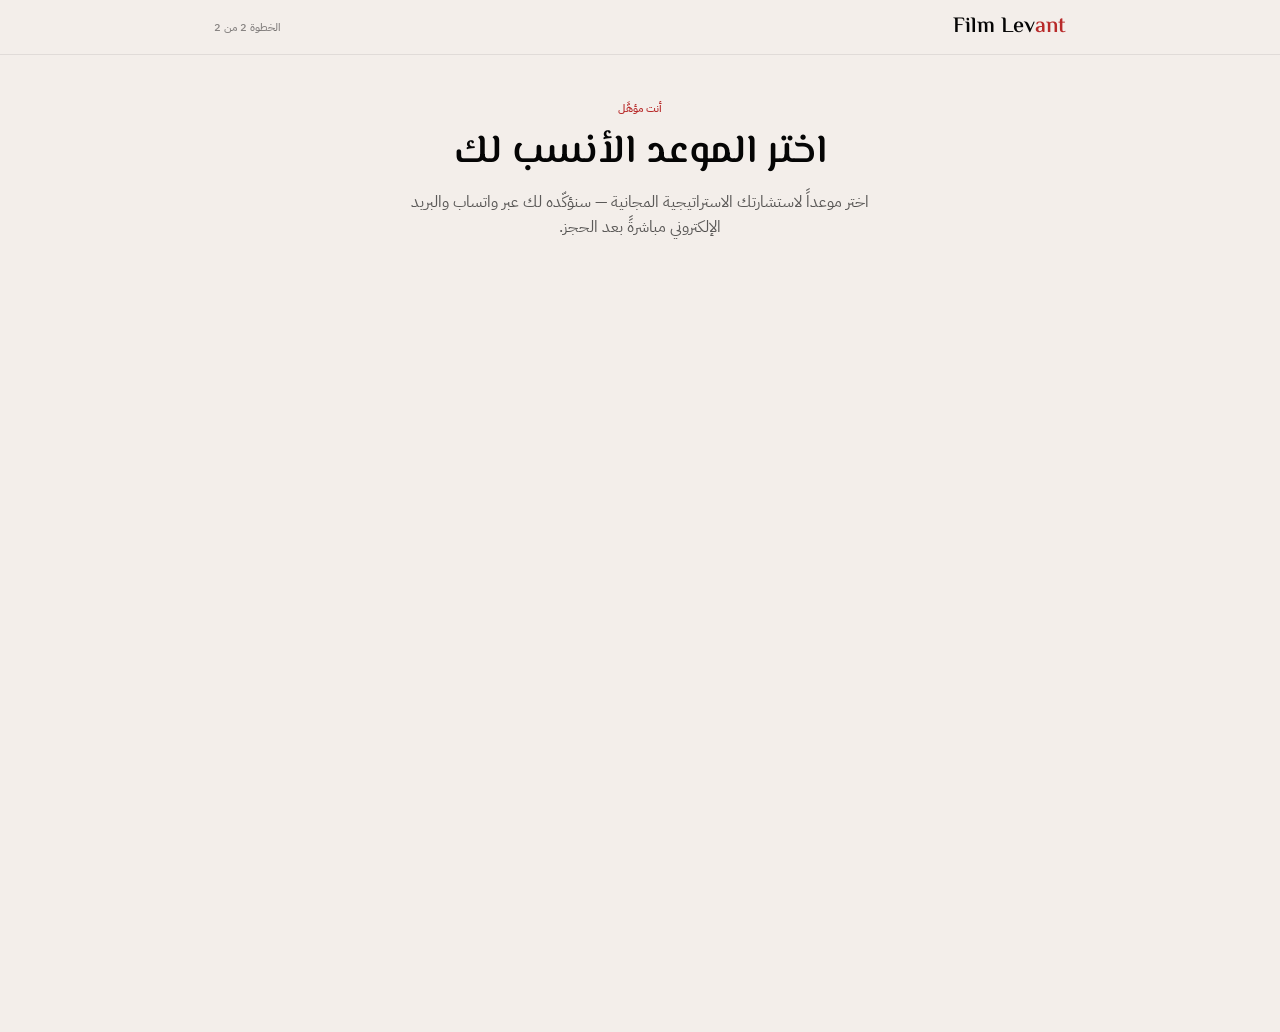
<file: ar/calendar.html>
<!DOCTYPE html>
<html lang="ar" dir="rtl">
<head>
<meta charset="UTF-8">
<meta name="viewport" content="width=device-width, initial-scale=1.0">

<script src="/config.js"></script>
<!-- Google Tag Manager -->
<script>(function(){if(!window.GTM_ID)return;(function(w,d,s,l,i){w[l]=w[l]||[];
w[l].push({'gtm.start':new Date().getTime(),event:'gtm.js'});var f=d.getElementsByTagName(s)[0],
j=d.createElement(s),dl=l!='dataLayer'?'&l='+l:'';j.async=true;j.src=
'https://www.googletagmanager.com/gtm.js?id='+i+dl;f.parentNode.insertBefore(j,f);
})(window,document,'script','dataLayer',window.GTM_ID);})();</script>
<!-- Meta Pixel -->
<script>!function(f,b,e,v,n,t,s){if(f.fbq)return;n=f.fbq=function(){n.callMethod?
n.callMethod.apply(n,arguments):n.queue.push(arguments)};if(!f._fbq)f._fbq=n;n.push=n;
n.loaded=!0;n.version='2.0';n.queue=[];t=b.createElement(e);t.async=!0;t.src=v;
s=b.getElementsByTagName(e)[0];s.parentNode.insertBefore(t,s)}(window,document,'script',
'https://connect.facebook.net/en_US/fbevents.js');
if(window.SITE&&window.SITE.pixelId){fbq('init',window.SITE.pixelId);fbq('track','PageView');}</script>
<!-- Agenci.io External Tracking -->
<script>(function(){var t=window.SITE&&window.SITE.agenciTracking;if(!t||!t.id)return;
var s=document.createElement('script');s.async=true;s.src=t.src;
s.setAttribute('data-tracking-id',t.id);document.head.appendChild(s);})();</script>

<title>اختر موعدك — Film Levant</title>
<link rel="icon" href="data:image/svg+xml,%3Csvg xmlns='http://www.w3.org/2000/svg' viewBox='0 0 100 100'%3E%3Crect width='100' height='100' rx='20' fill='%23050505'/%3E%3Ctext x='50' y='68' font-family='Georgia,serif' font-size='54' font-weight='700' fill='%23F3EEEA' text-anchor='middle'%3EF%3C/text%3E%3Ccircle cx='72' cy='30' r='7' fill='%23B82A2A'/%3E%3C/svg%3E">
<link rel="preconnect" href="https://fonts.googleapis.com">
<link rel="preconnect" href="https://fonts.gstatic.com" crossorigin>
<link href="https://fonts.googleapis.com/css2?family=El+Messiri:wght@500;600;700&family=IBM+Plex+Sans+Arabic:wght@400;500;600;700&display=swap" rel="stylesheet">
<style>
  :root{--bg:#F3EEEA;--ink:#050505;--accent:#B82A2A;--serif:'El Messiri',serif;--sans:'IBM Plex Sans Arabic',sans-serif}
  *{box-sizing:border-box;letter-spacing:normal !important}
  h1{line-height:1.25 !important}
  body{margin:0;min-height:100dvh;background:var(--bg);color:var(--ink);font-family:var(--sans);-webkit-font-smoothing:antialiased}
  ::selection{background:var(--accent);color:#fff}
  .accent{color:var(--accent)}
  .brand-bar{border-bottom:1px solid rgba(5,5,5,.08);background:rgba(243,238,234,.9);position:sticky;top:0;z-index:5;backdrop-filter:blur(8px)}
  .brand-bar__inner{max-width:900px;margin:0 auto;padding:16px 24px;display:flex;align-items:center;justify-content:space-between}
  .logo{font:600 22px/1 var(--serif);letter-spacing:.02em}
  .steplabel{font:500 11px/1 var(--sans);letter-spacing:.16em;text-transform:uppercase;color:rgba(5,5,5,.45)}
  main{max-width:820px;margin:0 auto;padding:48px 24px 64px}
  .intro{text-align:center;margin-bottom:28px}
  .eyebrow{font:500 11px/1 var(--sans);letter-spacing:.24em;text-transform:uppercase;color:var(--accent);margin-bottom:14px}
  h1{margin:0 0 12px;font:600 40px/1.08 var(--serif);letter-spacing:-.015em}
  .sub{margin:0 auto;max-width:480px;font:400 15.5px/1.6 var(--sans);color:rgba(5,5,5,.64)}
  .embed{background:transparent;border:none;border-radius:0;box-shadow:none;padding:0;overflow:hidden}
  iframe{display:block;width:100%;min-height:700px;border:none;overflow:hidden}
  @media(max-width:640px){h1{font-size:30px}main{padding:32px 16px 48px}}
</style>
</head>
<body>
  <header class="brand-bar">
    <div class="brand-bar__inner">
      <span class="logo">Film&nbsp;Lev<span class="accent">ant</span></span>
      <span class="steplabel">الخطوة 2 من 2</span>
    </div>
  </header>

  <main>
    <div class="intro">
      <div class="eyebrow">أنت مؤهَّل</div>
      <h1>اختر الموعد الأنسب لك</h1>
      <p class="sub">اختر موعداً لاستشارتك الاستراتيجية المجانية — سنؤكّده لك عبر واتساب والبريد الإلكتروني مباشرةً بعد الحجز.</p>
    </div>
    <div class="embed">
      <iframe id="dlKUo1XsSzumxeN8Lyo0_1784455917810" scrolling="no" src="about:blank"></iframe>
    </div>
  </main>

  <script>
  (function () {
    var lead = {};
    try { lead = JSON.parse(localStorage.getItem('fl_lead') || '{}'); } catch (e) { lead = {}; }

    var qp = new URLSearchParams();
    if (lead.first_name) qp.set('first_name', lead.first_name);
    if (lead.email) qp.set('email', lead.email);
    if (lead.phone) qp.set('phone', lead.phone);

    var base = 'https://api.filmlevant.com/widget/booking/dlKUo1XsSzumxeN8Lyo0';
    document.getElementById('dlKUo1XsSzumxeN8Lyo0_1784455917810').src = base + (qp.toString() ? ('?' + qp.toString()) : '');
  })();
  </script>
  <script src="https://api.filmlevant.com/js/form_embed.js" type="text/javascript"></script>
</body>
</html>
</file>
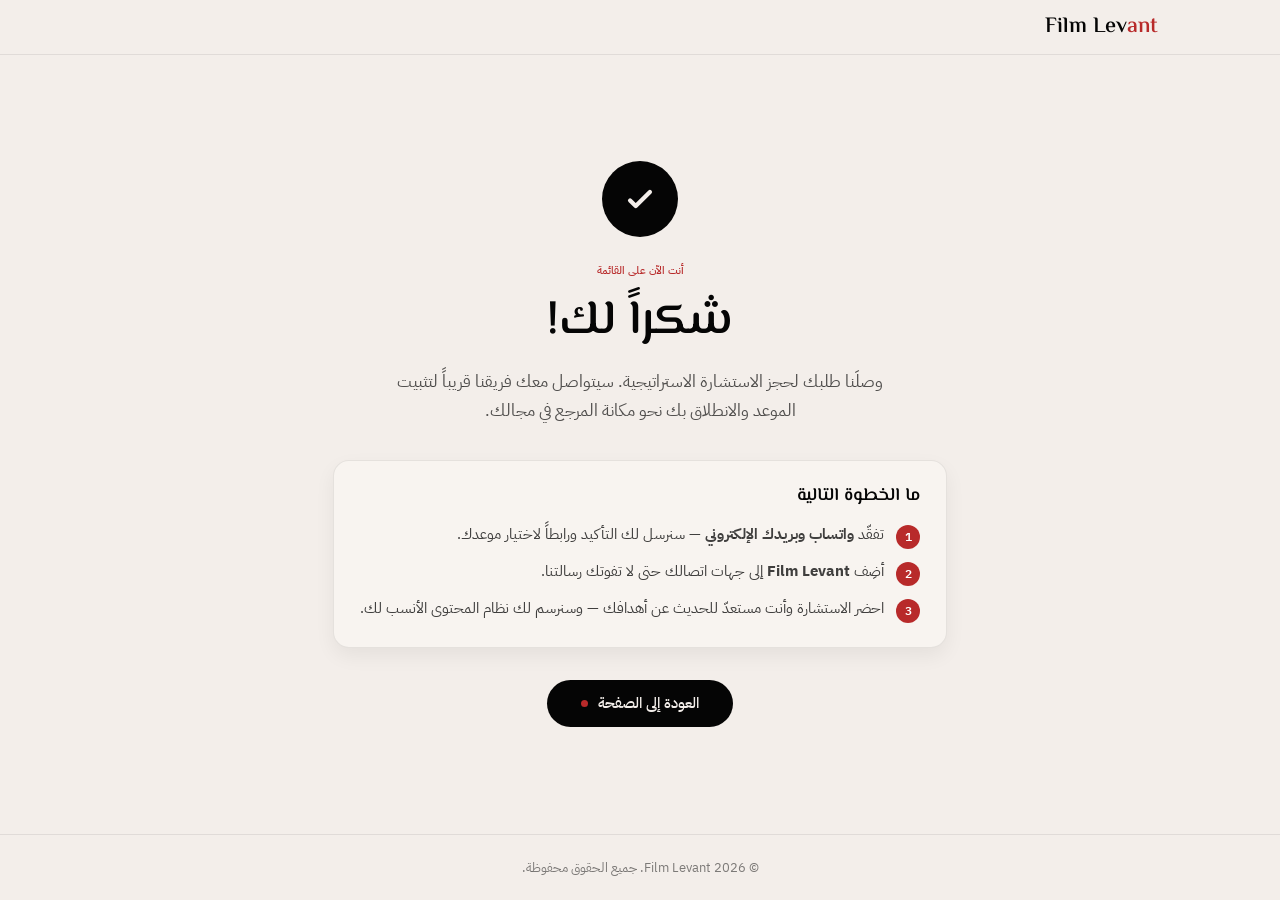
<file: ar/thank-you.html>
<!DOCTYPE html>
<html lang="ar" dir="rtl">
<head>
<meta charset="UTF-8">
<meta name="viewport" content="width=device-width, initial-scale=1.0">

<!-- Same shared config -->
<script src="/config.js"></script>

<!-- Google Tag Manager -->
<script>(function(){if(!window.GTM_ID)return;(function(w,d,s,l,i){w[l]=w[l]||[];
w[l].push({'gtm.start':new Date().getTime(),event:'gtm.js'});var f=d.getElementsByTagName(s)[0],
j=d.createElement(s),dl=l!='dataLayer'?'&l='+l:'';j.async=true;j.src=
'https://www.googletagmanager.com/gtm.js?id='+i+dl;f.parentNode.insertBefore(j,f);
})(window,document,'script','dataLayer',window.GTM_ID);})();</script>
<!-- End Google Tag Manager -->

<!-- Meta Pixel — PageView + the confirmed Lead conversion -->
<script>!function(f,b,e,v,n,t,s){if(f.fbq)return;n=f.fbq=function(){n.callMethod?
n.callMethod.apply(n,arguments):n.queue.push(arguments)};if(!f._fbq)f._fbq=n;n.push=n;
n.loaded=!0;n.version='2.0';n.queue=[];t=b.createElement(e);t.async=!0;t.src=v;
s=b.getElementsByTagName(e)[0];s.parentNode.insertBefore(t,s)}(window,document,'script',
'https://connect.facebook.net/en_US/fbevents.js');
if(window.SITE&&window.SITE.pixelId){fbq('init',window.SITE.pixelId);fbq('track','PageView');fbq('track','Lead');}</script>
<!-- End Meta Pixel -->

<!-- Agenci.io External Tracking -->
<script>(function(){var t=window.SITE&&window.SITE.agenciTracking;if(!t||!t.id)return;
var s=document.createElement('script');s.async=true;s.src=t.src;
s.setAttribute('data-tracking-id',t.id);document.head.appendChild(s);})();</script>

<!-- Confirmed-lead event for GTM triggers -->
<script>(window.dataLayer=window.dataLayer||[]).push({event:'lead_confirmed'});</script>

<title>تمّ الحجز — Film Levant</title>
<link rel="icon" href="data:image/svg+xml,%3Csvg xmlns='http://www.w3.org/2000/svg' viewBox='0 0 100 100'%3E%3Crect width='100' height='100' rx='20' fill='%23050505'/%3E%3Ctext x='50' y='68' font-family='Georgia,serif' font-size='54' font-weight='700' fill='%23F3EEEA' text-anchor='middle'%3EF%3C/text%3E%3Ccircle cx='72' cy='30' r='7' fill='%23B82A2A'/%3E%3C/svg%3E">
<link rel="preconnect" href="https://fonts.googleapis.com">
<link rel="preconnect" href="https://fonts.gstatic.com" crossorigin>
<link href="https://fonts.googleapis.com/css2?family=El+Messiri:wght@500;600;700&family=IBM+Plex+Sans+Arabic:wght@400;500;600;700&display=swap" rel="stylesheet">
<style>
  :root{--bg:#F3EEEA;--ink:#050505;--accent:#B82A2A;--card:#F8F4F0;--serif:'El Messiri',serif;--sans:'IBM Plex Sans Arabic',sans-serif}
  *{box-sizing:border-box;letter-spacing:normal !important}
  h1{line-height:1.25 !important}
  body{margin:0;min-height:100dvh;background:var(--bg);color:var(--ink);font-family:var(--sans);-webkit-font-smoothing:antialiased;display:flex;flex-direction:column}
  ::selection{background:var(--accent);color:#fff}
  a{text-decoration:none}
  .accent{color:var(--accent)}
  .brand-bar{border-bottom:1px solid rgba(5,5,5,.08)}
  .brand-bar__inner{max-width:1100px;margin:0 auto;padding:16px 32px;display:flex;align-items:center;justify-content:space-between}
  .logo{font:600 22px/1 var(--serif);letter-spacing:.02em}
  .main{flex:1;display:flex;align-items:center;justify-content:center;padding:64px 32px}
  .card{max-width:620px;text-align:center}
  .check{width:76px;height:76px;margin:0 auto 28px;border-radius:50%;background:var(--ink);display:flex;align-items:center;justify-content:center}
  .check svg{width:34px;height:34px}
  .eyebrow{font:500 11px/1 var(--sans);letter-spacing:.24em;text-transform:uppercase;color:var(--accent);margin-bottom:16px}
  h1{margin:0 0 16px;font:600 48px/1.06 var(--serif);letter-spacing:-.015em}
  .lede{margin:0 auto 34px;max-width:520px;font:400 17px/1.7 var(--sans);color:rgba(5,5,5,.68)}
  .steps{text-align:right;background:var(--card);border:1px solid rgba(5,5,5,.08);border-radius:16px;padding:24px 26px;box-shadow:0 8px 20px rgba(5,5,5,.06);margin-bottom:32px}
  .steps h2{margin:0 0 16px;font:600 18px/1.3 var(--serif)}
  .steps ul{margin:0;padding:0;list-style:none;display:flex;flex-direction:column;gap:12px}
  .steps li{display:flex;gap:12px;align-items:flex-start;font:400 14.5px/1.5 var(--sans);color:rgba(5,5,5,.76)}
  .steps .n{flex:none;width:24px;height:24px;border-radius:50%;background:var(--accent);color:#fff;display:flex;align-items:center;justify-content:center;font:600 12px/1 var(--sans);margin-top:1px}
  .btn{display:inline-flex;align-items:center;gap:10px;padding:16px 34px;background:var(--ink);color:var(--bg);font:500 15px/1 var(--sans);letter-spacing:.02em;border-radius:999px}
  .dot{width:7px;height:7px;border-radius:50%;background:var(--accent)}
  .footer{border-top:1px solid rgba(5,5,5,.08);text-align:center;padding:24px;font:400 12.5px/1.4 var(--sans);color:rgba(5,5,5,.5)}
  @media(max-width:640px){h1{font-size:34px}.main{padding:44px 22px}}
</style>
</head>
<body>
  <header class="brand-bar">
    <div class="brand-bar__inner">
      <span class="logo">Film&nbsp;Lev<span class="accent">ant</span></span>
    </div>
  </header>

  <main class="main">
    <div class="card">
      <div class="check" aria-hidden="true">
        <svg viewBox="0 0 24 24" fill="none" stroke="#F3EEEA" stroke-width="3" stroke-linecap="round" stroke-linejoin="round"><path d="M5 13l4 4L19 7"/></svg>
      </div>
      <div class="eyebrow">أنت الآن على القائمة</div>
      <h1 id="greeting">شكراً لك!</h1>
      <p class="lede">وصلَنا طلبك لحجز الاستشارة الاستراتيجية. سيتواصل معك فريقنا قريباً لتثبيت الموعد والانطلاق بك نحو مكانة المرجع في مجالك.</p>

      <div class="steps">
        <h2>ما الخطوة التالية</h2>
        <ul>
          <li><span class="n">1</span><span>تفقّد <strong>واتساب وبريدك الإلكتروني</strong> — سنرسل لك التأكيد ورابطاً لاختيار موعدك.</span></li>
          <li><span class="n">2</span><span>أضِف <strong>Film Levant</strong> إلى جهات اتصالك حتى لا تفوتك رسالتنا.</span></li>
          <li><span class="n">3</span><span>احضر الاستشارة وأنت مستعدّ للحديث عن أهدافك — وسنرسم لك نظام المحتوى الأنسب لك.</span></li>
        </ul>
      </div>

      <a class="btn" href="/ar">العودة إلى الصفحة<span class="dot"></span></a>
    </div>
  </main>

  <footer class="footer">© 2026 Film Levant. جميع الحقوق محفوظة.</footer>

  <script>
    (function () {
      var params = new URLSearchParams(location.search);
      var name = (params.get('name') || '').trim();
      if (name) {
        // basic sanitisation — text only
        name = name.replace(/[<>]/g, '').slice(0, 40);
        document.getElementById('greeting').textContent = 'شكراً لك يا ' + name + '!';
        document.title = 'شكراً لك يا ' + name + ' — Film Levant';
      }
    })();
  </script>
</body>
</html>
</file>
